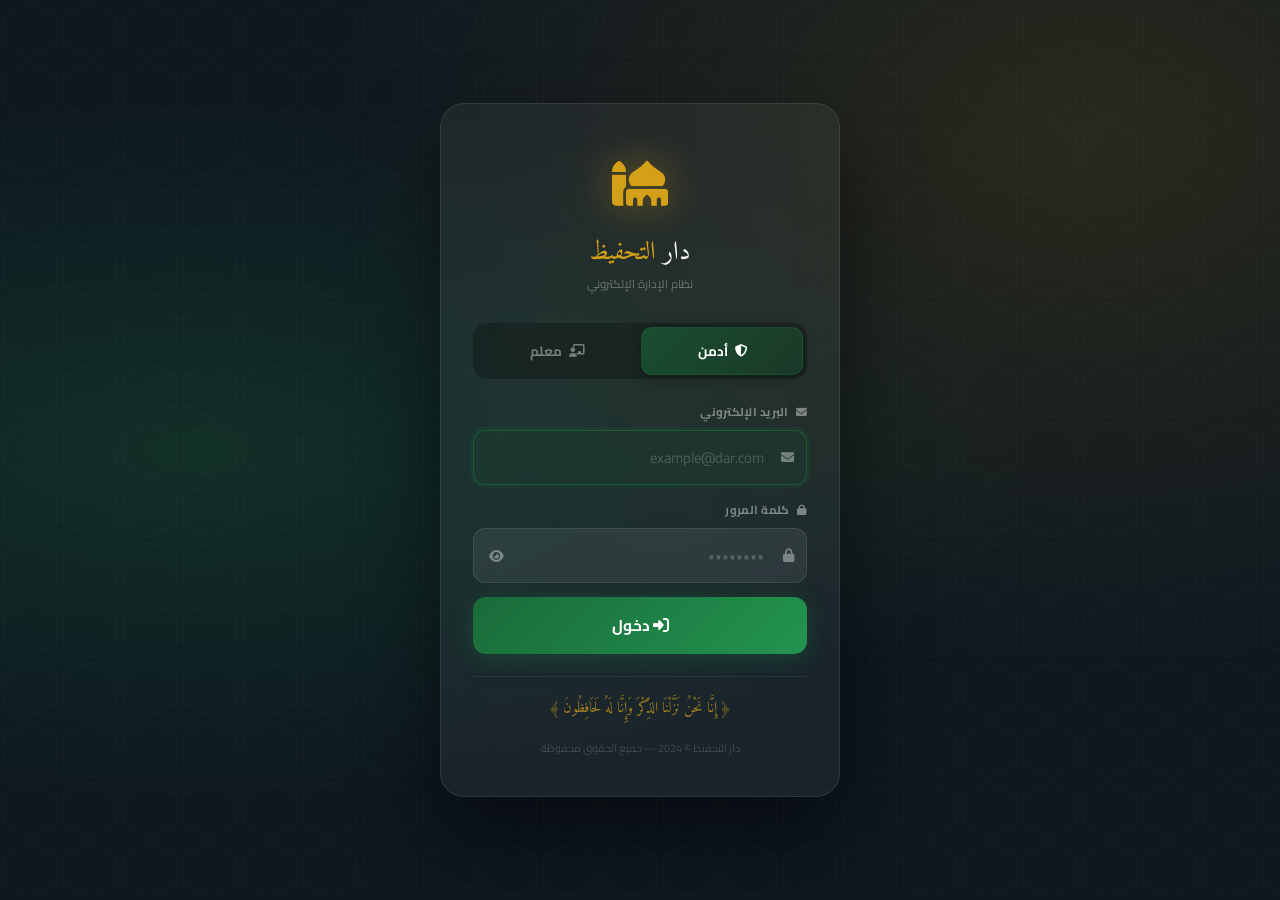
<file: index.html>
<!DOCTYPE html>
<html lang="ar" dir="rtl">

<head>
  <meta charset="UTF-8">
  <meta name="viewport" content="width=device-width, initial-scale=1.0, maximum-scale=1.0">
  <meta name="theme-color" content="#0e1820">
  <meta name="apple-mobile-web-app-capable" content="yes">
  <title>دار التحفيظ — تسجيل الدخول</title>
  <link rel="stylesheet" href="https://cdnjs.cloudflare.com/ajax/libs/font-awesome/6.5.0/css/all.min.css">
  <link
    href="https://fonts.googleapis.com/css2?family=Amiri:wght@400;700&family=Cairo:wght@300;400;600;700;900&display=swap"
    rel="stylesheet">

  <!-- Website Icon -->
  <link rel="icon" type="image/svg" href="images/dar_tahfiz_logo.svg">
  <link rel="shortcut icon" href="images/dar_tahfiz_logo.svg">
  <link rel="apple-touch-icon" href="images/dar_tahfiz_logo.svg">
  <style>
    * {
      box-sizing: border-box;
      margin: 0;
      padding: 0
    }

    html,
    body {
      height: 100%;
      font-family: 'Cairo', sans-serif;
      background: #0e1820;
      color: #fff;
      direction: rtl;
      overflow-x: hidden
    }

    .bg {
      position: fixed;
      inset: 0;
      z-index: 0;
      background: radial-gradient(ellipse at 15% 50%, rgba(26, 107, 58, .28) 0%, transparent 55%), radial-gradient(ellipse at 85% 15%, rgba(181, 130, 10, .16) 0%, transparent 50%), #0e1820
    }

    .bg-grid {
      position: fixed;
      inset: 0;
      z-index: 0;
      opacity: .03;
      background-image: url("data:image/svg+xml,%3Csvg width='60' height='60' viewBox='0 0 60 60' xmlns='http://www.w3.org/2000/svg'%3E%3Cpolygon points='30,3 57,16.5 57,43.5 30,57 3,43.5 3,16.5' fill='none' stroke='white' stroke-width='1'/%3E%3C/svg%3E")
    }

    .floaters {
      position: fixed;
      inset: 0;
      z-index: 0;
      pointer-events: none;
      overflow: hidden
    }

    .fi {
      position: absolute;
      bottom: -60px;
      opacity: 0;
      animation: floatUp linear infinite;
      filter: blur(1px)
    }

    @keyframes floatUp {
      0% {
        transform: translateY(0) rotate(0deg);
        opacity: 0
      }

      10% {
        opacity: .05
      }

      90% {
        opacity: .05
      }

      100% {
        transform: translateY(-110vh) rotate(360deg);
        opacity: 0
      }
    }

    .wrap {
      position: relative;
      z-index: 1;
      min-height: 100vh;
      display: flex;
      align-items: center;
      justify-content: center;
      padding: 20px 16px;
      padding-top: max(20px, env(safe-area-inset-top));
      padding-bottom: max(20px, env(safe-area-inset-bottom))
    }

    .card {
      width: 100%;
      max-width: 400px;
      background: rgba(255, 255, 255, .05);
      backdrop-filter: blur(24px);
      -webkit-backdrop-filter: blur(24px);
      border: 1px solid rgba(255, 255, 255, .09);
      border-radius: 24px;
      padding: 38px 32px;
      box-shadow: 0 40px 80px rgba(0, 0, 0, .5);
      animation: cardIn .5s cubic-bezier(.16, 1, .3, 1) both
    }

    @keyframes cardIn {
      from {
        opacity: 0;
        transform: translateY(24px) scale(.97)
      }

      to {
        opacity: 1;
        transform: none
      }
    }

    .logo {
      text-align: center;
      margin-bottom: 28px
    }

    .logo-icon {
      font-size: 2.8rem;
      display: block;
      margin-bottom: 10px;
      animation: bob 4s ease-in-out infinite;
      filter: drop-shadow(0 0 20px rgba(212, 160, 23, .45))
    }

    @keyframes bob {

      0%,
      100% {
        transform: translateY(0)
      }

      50% {
        transform: translateY(-9px)
      }
    }

    .logo-name {
      font-family: 'Amiri', serif;
      font-size: 1.6rem;
      color: #fff;
      line-height: 1.3;
      margin-bottom: 4px
    }

    .logo-name em {
      color: #d4a017;
      font-style: normal
    }

    .logo-sub {
      font-size: .73rem;
      color: rgba(255, 255, 255, .33)
    }

    .tabs {
      display: flex;
      gap: 4px;
      background: rgba(0, 0, 0, .25);
      border-radius: 14px;
      padding: 4px;
      margin-bottom: 22px
    }

    .tab {
      flex: 1;
      padding: 10px 8px;
      border-radius: 11px;
      font-family: 'Cairo', sans-serif;
      font-size: .84rem;
      font-weight: 700;
      color: rgba(255, 255, 255, .4);
      background: transparent;
      border: none;
      cursor: pointer;
      transition: all .22s;
      display: flex;
      align-items: center;
      justify-content: center;
      gap: 7px;
      -webkit-tap-highlight-color: transparent
    }

    .tab i {
      font-size: .78rem
    }

    .tab.active {
      background: linear-gradient(135deg, rgba(26, 107, 58, .6), rgba(26, 107, 58, .3));
      color: #fff;
      box-shadow: 0 2px 12px rgba(0, 0, 0, .3);
      border: 1px solid rgba(26, 107, 58, .35)
    }

    .field {
      margin-bottom: 14px
    }

    .field label {
      display: flex;
      align-items: center;
      gap: 7px;
      font-size: .73rem;
      font-weight: 700;
      color: rgba(255, 255, 255, .42);
      margin-bottom: 7px;
      letter-spacing: .3px;
      text-transform: uppercase
    }

    .field label i {
      font-size: .68rem
    }

    .fw {
      position: relative
    }

    .input {
      width: 100%;
      padding: 13px 42px 13px 42px;
      background: rgba(255, 255, 255, .07);
      border: 1.5px solid rgba(255, 255, 255, .09);
      border-radius: 12px;
      font-family: 'Cairo', sans-serif;
      font-size: .92rem;
      color: #fff;
      outline: none;
      transition: all .2s;
      -webkit-appearance: none
    }

    .input::placeholder {
      color: rgba(255, 255, 255, .2)
    }

    .input:focus {
      border-color: rgba(26, 107, 58, .7);
      background: rgba(26, 107, 58, .1);
      box-shadow: 0 0 0 3px rgba(26, 107, 58, .15)
    }

    .input.err {
      border-color: rgba(190, 58, 43, .7)
    }

    .fi-ico {
      position: absolute;
      right: 13px;
      top: 50%;
      transform: translateY(-50%);
      opacity: .38;
      font-size: .82rem;
      pointer-events: none
    }

    .eye {
      position: absolute;
      left: 12px;
      top: 50%;
      transform: translateY(-50%);
      background: none;
      border: none;
      cursor: pointer;
      font-size: .82rem;
      opacity: .38;
      color: #fff;
      transition: opacity .18s;
      padding: 4px;
      -webkit-tap-highlight-color: transparent
    }

    .eye:hover {
      opacity: .9
    }

    .err-box {
      background: rgba(190, 58, 43, .12);
      border: 1px solid rgba(190, 58, 43, .25);
      border-radius: 10px;
      padding: 10px 14px;
      font-size: .8rem;
      color: #e87c72;
      margin-bottom: 14px;
      display: none;
      display: flex;
      align-items: center;
      gap: 8px
    }

    .err-box i {
      flex-shrink: 0
    }

    .submit {
      width: 100%;
      padding: 14px;
      background: linear-gradient(135deg, #1a6b3a 0%, #22944f 100%);
      color: #fff;
      border: none;
      border-radius: 13px;
      font-family: 'Cairo', sans-serif;
      font-size: .97rem;
      font-weight: 700;
      cursor: pointer;
      transition: all .22s;
      box-shadow: 0 4px 24px rgba(26, 107, 58, .45);
      display: flex;
      align-items: center;
      justify-content: center;
      gap: 8px;
      -webkit-tap-highlight-color: transparent;
      margin-top: 4px
    }

    .submit:hover:not(:disabled) {
      transform: translateY(-1px);
      box-shadow: 0 6px 28px rgba(26, 107, 58, .55)
    }

    .submit:active {
      transform: scale(.98)
    }

    .submit:disabled {
      opacity: .6;
      cursor: not-allowed;
      transform: none
    }

    .spin {
      width: 18px;
      height: 18px;
      border: 2px solid rgba(255, 255, 255, .3);
      border-top-color: #fff;
      border-radius: 50%;
      animation: rot .7s linear infinite
    }

    @keyframes rot {
      to {
        transform: rotate(360deg)
      }
    }

    .verse {
      text-align: center;
      margin-top: 22px;
      padding-top: 18px;
      border-top: 1px solid rgba(255, 255, 255, .06)
    }

    .verse p {
      font-family: 'Amiri', serif;
      font-size: .93rem;
      color: rgba(212, 160, 23, .72);
      line-height: 1.8
    }

    .foot {
      text-align: center;
      margin-top: 16px;
      font-size: .67rem;
      color: rgba(255, 255, 255, .17)
    }

    @media(max-width:480px) {
      .card {
        padding: 30px 20px;
        border-radius: 20px
      }

      .logo-icon {
        font-size: 2.4rem
      }

      .logo-name {
        font-size: 1.4rem
      }

      .input {
        font-size: 16px;
        padding: 14px 42px
      }
    }

    @media(max-width:360px) {
      .wrap {
        padding: 10px
      }

      .card {
        padding: 26px 16px
      }
    }
  </style>
</head>

<body>
  <div class="bg"></div>
  <div class="bg-grid"></div>
  <div class="floaters">
    <div class="fi" style="left:8%;animation-duration:18s;font-size:1.6rem"><i class="fa-solid fa-mosque"
        style="color:#d4a017"></i></div>
    <div class="fi" style="left:23%;animation-duration:22s;animation-delay:5s;font-size:1rem"><i
        class="fa-solid fa-star-and-crescent" style="color:#1a6b3a"></i></div>
    <div class="fi" style="left:46%;animation-duration:16s;animation-delay:9s;font-size:1.6rem"><i
        class="fa-solid fa-moon" style="color:#b5820a"></i></div>
    <div class="fi" style="left:66%;animation-duration:20s;animation-delay:3s;font-size:1rem"><i
        class="fa-solid fa-star" style="color:#d4a017"></i></div>
    <div class="fi" style="left:83%;animation-duration:24s;animation-delay:7s;font-size:1.6rem"><i
        class="fa-solid fa-mosque" style="color:#1a6b3a"></i></div>
  </div>

  <div class="wrap">
    <div class="card">
      <div class="logo">
        <span class="logo-icon"><i class="fa-solid fa-mosque" style="color:#d4a017"></i></span>
        <div class="logo-name">دار <em>التحفيظ</em></div>
        <div class="logo-sub">نظام الإدارة الإلكتروني</div>
      </div>

      <div class="tabs">
        <button class="tab active" id="tab-admin" onclick="setRole('admin')">
          <i class="fa-solid fa-shield-halved"></i> أدمن
        </button>
        <button class="tab" id="tab-teacher" onclick="setRole('teacher')">
          <i class="fa-solid fa-chalkboard-user"></i> معلم
        </button>
      </div>

      <div class="field">
        <label><i class="fa-solid fa-envelope"></i> البريد الإلكتروني</label>
        <div class="fw">
          <i class="fi-ico fa-solid fa-envelope"></i>
          <input class="input" type="email" id="email" placeholder="example@dar.com" autocomplete="email"
            inputmode="email">
        </div>
      </div>

      <div class="field">
        <label><i class="fa-solid fa-lock"></i> كلمة المرور</label>
        <div class="fw">
          <i class="fi-ico fa-solid fa-lock"></i>
          <input class="input" type="password" id="password" placeholder="••••••••" autocomplete="current-password">
          <button class="eye" onclick="togglePass()" id="eye-btn" type="button">
            <i class="fa-solid fa-eye" id="eye-ico"></i>
          </button>
        </div>
      </div>

      <div class="err-box" id="err-box" style="display:none">
        <i class="fa-solid fa-circle-exclamation"></i>
        <span id="err-msg"></span>
      </div>

      <button class="submit" id="submit-btn" onclick="doLogin()">
        <span id="btn-content"><i class="fa-solid fa-right-to-bracket"></i> دخول</span>
      </button>

      <div class="verse">
        <p>﴿ إِنَّا نَحْنُ نَزَّلْنَا الذِّكْرَ وَإِنَّا لَهُ لَحَافِظُونَ ﴾</p>
      </div>
      <div class="foot">دار التحفيظ © 2024 — جميع الحقوق محفوظة</div>
    </div>
  </div>

  <script src="js/api.js"></script>
  <script src="js/auth.js"></script>
  <script>
    if (Auth.token) window.location.href = 'dashboard.html';

    function setRole(r) {
      document.getElementById('tab-admin').classList.toggle('active', r === 'admin');
      document.getElementById('tab-teacher').classList.toggle('active', r === 'teacher');
      hideErr();
      document.getElementById('email').value = '';
      document.getElementById('password').value = '';
      document.getElementById('email').classList.remove('err');
      document.getElementById('password').classList.remove('err');
      setTimeout(() => document.getElementById('email').focus(), 100);
    }

    function togglePass() {
      const inp = document.getElementById('password');
      const ico = document.getElementById('eye-ico');
      if (inp.type === 'password') { inp.type = 'text'; ico.className = 'fa-solid fa-eye-slash'; }
      else { inp.type = 'password'; ico.className = 'fa-solid fa-eye'; }
    }

    function showErr(msg) {
      const el = document.getElementById('err-box');
      document.getElementById('err-msg').textContent = msg;
      el.style.display = 'flex';
    }
    function hideErr() { document.getElementById('err-box').style.display = 'none'; }

    async function doLogin() {
      const email = document.getElementById('email').value.trim();
      const password = document.getElementById('password').value;
      hideErr();
      document.getElementById('email').classList.remove('err');
      document.getElementById('password').classList.remove('err');

      if (!email) {
        document.getElementById('email').classList.add('err');
        showErr('أدخل البريد الإلكتروني'); return;
      }
      if (!password) {
        document.getElementById('password').classList.add('err');
        showErr('أدخل كلمة المرور'); return;
      }

      const btn = document.getElementById('submit-btn');
      btn.disabled = true;
      btn.innerHTML = '<div class="spin"></div>';

      const res = await Auth.login(email, password);
      if (res.success) {
        btn.innerHTML = '<i class="fa-solid fa-circle-check"></i> جارٍ الدخول...';
        setTimeout(() => window.location.href = 'dashboard.html', 400);
      } else {
        showErr(res.message || 'بيانات غير صحيحة');
        document.getElementById('email').classList.add('err');
        document.getElementById('password').classList.add('err');
        btn.disabled = false;
        btn.innerHTML = '<span id="btn-content"><i class="fa-solid fa-right-to-bracket"></i> دخول</span>';
      }
    }

    document.addEventListener('keydown', e => { if (e.key === 'Enter') doLogin(); });
    if (window.innerWidth > 480) document.getElementById('email').focus();
  </script>
</body>

</html>
</file>
<file: css/style.css>
/* ============================================================
   دار التحفيظ — Global Styles + Mobile Responsive
   ============================================================ */

@import url('https://fonts.googleapis.com/css2?family=Amiri:wght@400;700&family=Cairo:wght@300;400;500;600;700;900&display=swap');

:root {
  --green:       #1a6b3a;
  --green2:      #22944f;
  --green3:      #2db862;
  --green-pale:  #e5f4ec;
  --green-glow:  rgba(26,107,58,.15);
  --gold:        #b5820a;
  --gold2:       #d4a017;
  --gold3:       #f0c040;
  --gold-pale:   #fdf5e0;
  --red:         #be3a2b;
  --red2:        #e05444;
  --red-pale:    #fdecea;
  --blue:        #1a6fa8;
  --blue2:       #2389cc;
  --blue-pale:   #e6f3fb;
  --purple:      #6e3db5;
  --purple-pale: #f0eafd;
  --ink:         #0e1820;
  --ink2:        #1c2b3a;
  --surface:     #f5f3ee;
  --surface2:    #ede9e1;
  --white:       #ffffff;
  --border:      #dfd9d0;
  --border2:     #e8e3da;
  --muted:       #8a7e70;
  --muted2:      #a89e90;
  --sidebar-bg:  #0e1820;
  --sidebar-w:   240px;
  --topbar-h:    60px;
  --content-max: 1280px;
  --r-xs:  4px;
  --r-sm:  8px;
  --r:     12px;
  --r-lg:  16px;
  --r-xl:  24px;
  --shadow-xs: 0 1px 3px rgba(14,24,32,.06);
  --shadow-sm: 0 2px 8px rgba(14,24,32,.08);
  --shadow:    0 4px 16px rgba(14,24,32,.10);
  --shadow-md: 0 8px 32px rgba(14,24,32,.14);
  --shadow-lg: 0 16px 48px rgba(14,24,32,.18);
  --shadow-xl: 0 32px 80px rgba(14,24,32,.25);
  --t-fast: .15s ease;
  --t:      .22s ease;
  --t-slow: .35s cubic-bezier(.16,1,.3,1);
}

*, *::before, *::after { box-sizing: border-box; margin: 0; padding: 0; }
html { scroll-behavior: smooth; -webkit-text-size-adjust: 100%; }
body {
  font-family: 'Cairo', sans-serif;
  background: var(--surface);
  color: var(--ink);
  direction: rtl;
  min-height: 100vh;
  -webkit-font-smoothing: antialiased;
}
button, input, select, textarea { font-family: 'Cairo', sans-serif; }
a { text-decoration: none; color: inherit; }
button { cursor: pointer; border: none; background: none; }
::-webkit-scrollbar { width: 5px; height: 5px; }
::-webkit-scrollbar-thumb { background: var(--border); border-radius: 3px; }

/* ── Loading Bar ── */
#loading-bar {
  position: fixed; top: 0; left: 0; right: 0; height: 3px;
  background: linear-gradient(90deg, var(--green), var(--green3));
  z-index: 9999; display: none;
}
#loading-bar.active { display: block; animation: loadAnim 1.8s ease-in-out infinite; }
@keyframes loadAnim {
  0%    { transform: scaleX(0);  transform-origin: right; }
  50%   { transform: scaleX(.6); transform-origin: right; }
  50.1% { transform: scaleX(.6); transform-origin: left; }
  100%  { transform: scaleX(0);  transform-origin: left; }
}

/* ── Shell ── */
.shell { display: flex; min-height: 100vh; }

/* ── Sidebar ── */
.sidebar {
  width: var(--sidebar-w);
  background: var(--sidebar-bg);
  min-height: 100vh;
  position: fixed; right: 0; top: 0; bottom: 0; z-index: 100;
  display: flex; flex-direction: column;
  transition: width var(--t-slow), transform var(--t-slow);
  overflow: hidden;
  box-shadow: -4px 0 24px rgba(0,0,0,.2);
}
.sb-logo {
  display: flex; align-items: center; gap: 12px;
  padding: 20px 18px; border-bottom: 1px solid rgba(255,255,255,.06); flex-shrink: 0;
}
.sb-logo-icon {
  width: 38px; height: 38px; border-radius: 10px;
  background: linear-gradient(135deg, var(--green), var(--green2));
  display: flex; align-items: center; justify-content: center;
  font-size: .95rem; color: #fff; flex-shrink: 0;
}
.sb-logo-name { font-family: 'Amiri', serif; font-size: 1rem; color: #fff; font-weight: 700; white-space: nowrap; }
.sb-logo-sub  { font-size: .65rem; color: rgba(255,255,255,.3); white-space: nowrap; }
.sb-nav { flex: 1; padding: 12px 10px; overflow-y: auto; overflow-x: hidden; }
.sb-nav::-webkit-scrollbar { width: 0; }
.sb-section {
  font-size: .6rem; font-weight: 700; letter-spacing: 1.5px;
  text-transform: uppercase; color: rgba(255,255,255,.22);
  padding: 12px 10px 6px; white-space: nowrap;
}
.sb-link {
  display: flex; align-items: center; gap: 12px;
  padding: 10px 12px; border-radius: var(--r-sm);
  color: rgba(255,255,255,.5);
  transition: all var(--t); margin-bottom: 2px;
  white-space: nowrap; position: relative;
}
.sb-link:hover { background: rgba(255,255,255,.06); color: rgba(255,255,255,.9); }
.sb-link.active {
  background: linear-gradient(135deg, rgba(26,107,58,.5), rgba(26,107,58,.25));
  color: #fff; border: 1px solid rgba(26,107,58,.3);
}
.sb-link.active::before {
  content: ''; position: absolute; left: 0; top: 20%; bottom: 20%;
  width: 3px; background: var(--green3); border-radius: 0 2px 2px 0;
}
.sb-link i { width: 18px; text-align: center; font-size: .95rem; flex-shrink: 0; }
.sb-link-label { font-size: .87rem; font-weight: 600; }
.sb-footer {
  padding: 14px 16px; border-top: 1px solid rgba(255,255,255,.06);
  display: flex; align-items: center; gap: 10px; flex-shrink: 0;
}
.sb-user-av {
  width: 34px; height: 34px; border-radius: 50%;
  background: linear-gradient(135deg, var(--green), var(--green2));
  color: #fff; display: flex; align-items: center; justify-content: center;
  font-weight: 700; font-size: .78rem; flex-shrink: 0;
}
.sb-user-info { flex: 1; overflow: hidden; }
.sb-user-name { font-size: .8rem; font-weight: 700; color: #fff; white-space: nowrap; overflow: hidden; text-overflow: ellipsis; }
.sb-user-role { font-size: .65rem; color: rgba(255,255,255,.35); }
.sb-logout-btn {
  width: 30px; height: 30px; border-radius: var(--r-sm);
  background: rgba(255,255,255,.06); color: rgba(255,255,255,.4);
  display: flex; align-items: center; justify-content: center;
  font-size: .82rem; transition: all var(--t); flex-shrink: 0;
}
.sb-logout-btn:hover { background: rgba(192,57,43,.3); color: var(--red2); }

/* ── Sidebar Overlay ── */
.sidebar-overlay {
  display: none; position: fixed; inset: 0;
  background: rgba(0,0,0,.5); z-index: 99; backdrop-filter: blur(4px);
}
.sidebar-overlay.open { display: block; }

/* ── Main ── */
.main-content {
  margin-right: var(--sidebar-w);
  flex: 1; display: flex; flex-direction: column;
  min-height: 100vh; transition: margin-right var(--t-slow);
}

/* ── Topbar ── */
.topbar {
  height: var(--topbar-h); background: var(--white);
  border-bottom: 1px solid var(--border2);
  display: flex; align-items: center;
  padding: 0 24px; gap: 12px;
  position: sticky; top: 0; z-index: 80; box-shadow: var(--shadow-xs);
}
.topbar-menu-btn {
  display: none; width: 36px; height: 36px;
  border-radius: var(--r-sm); color: var(--muted);
  font-size: 1rem; align-items: center; justify-content: center;
}
.topbar-brand { font-family: 'Amiri', serif; color: var(--green); font-size: 1.05rem; font-weight: 700; }
.topbar-right { margin-right: auto; display: flex; align-items: center; gap: 8px; }
.topbar-user {
  display: flex; align-items: center; gap: 9px;
  padding: 6px 12px 6px 6px;
  background: var(--surface); border-radius: 40px; cursor: pointer;
}
.topbar-av {
  width: 30px; height: 30px; border-radius: 50%;
  background: linear-gradient(135deg, var(--green), var(--green2));
  color: #fff; display: flex; align-items: center; justify-content: center;
  font-weight: 700; font-size: .72rem;
}
.topbar-name { font-size: .82rem; font-weight: 700; color: var(--ink2); }

/* ── Page Content ── */
.page-content { flex: 1; padding: 24px 28px; max-width: var(--content-max); width: 100%; margin: 0 auto; }

/* ── Page Header ── */
.page-header {
  display: flex; align-items: flex-start; justify-content: space-between;
  margin-bottom: 20px; gap: 12px; flex-wrap: wrap;
}
.page-header-left h1 { font-size: 1.4rem; font-weight: 900; color: var(--ink); display: flex; align-items: center; gap: 10px; }
.page-header-left h1 i { color: var(--green); font-size: 1.2rem; }
.page-header-left p { font-size: .82rem; color: var(--muted); margin-top: 3px; }
.page-header-actions { display: flex; gap: 8px; align-items: center; flex-wrap: wrap; }

/* ── Buttons ── */
.btn {
  display: inline-flex; align-items: center; gap: 7px;
  padding: 9px 18px; border-radius: var(--r-sm);
  font-family: 'Cairo', sans-serif; font-size: .85rem; font-weight: 700;
  transition: all var(--t); white-space: nowrap; -webkit-tap-highlight-color: transparent;
}
.btn i { font-size: .82rem; }
.btn-primary { background: var(--green); color: #fff; box-shadow: 0 3px 12px rgba(26,107,58,.25); }
.btn-primary:hover { background: var(--green2); transform: translateY(-1px); }
.btn-primary:active { transform: none; }
.btn-outline { background: var(--white); border: 1.5px solid var(--border); color: var(--ink2); }
.btn-outline:hover { border-color: var(--green); color: var(--green); }
.btn-ghost { background: transparent; color: var(--muted); }
.btn-ghost:hover { background: var(--surface); color: var(--ink2); }
.btn-gold { background: var(--gold2); color: #fff; }
.btn-gold:hover { background: var(--gold); }
.btn-danger { background: var(--red); color: #fff; }
.btn-danger:hover { background: var(--red2); }
.btn-sm { padding: 6px 13px; font-size: .77rem; border-radius: 7px; }
.btn-icon { width: 34px; height: 34px; padding: 0; justify-content: center; border-radius: var(--r-sm); }
.btn:disabled { opacity: .55; cursor: not-allowed; transform: none !important; }

/* ── Stats ── */
.stats-grid { display: grid; grid-template-columns: repeat(4,1fr); gap: 14px; margin-bottom: 20px; }
.stat-card {
  background: var(--white); border: 1px solid var(--border2); border-radius: var(--r-lg);
  padding: 18px 20px; display: flex; align-items: center; gap: 16px;
  box-shadow: var(--shadow-sm); transition: transform var(--t), box-shadow var(--t);
  position: relative; overflow: hidden;
}
.stat-card::after { content: ''; position: absolute; bottom: -10px; left: -10px; width: 60px; height: 60px; border-radius: 50%; opacity: .07; }
.stat-card.s-green::after { background: var(--green); }
.stat-card.s-gold::after  { background: var(--gold2); }
.stat-card.s-red::after   { background: var(--red); }
.stat-card.s-blue::after  { background: var(--blue); }
.stat-card:hover { transform: translateY(-2px); box-shadow: var(--shadow-md); }
.stat-icon { width: 46px; height: 46px; border-radius: 12px; display: flex; align-items: center; justify-content: center; font-size: 1.1rem; flex-shrink: 0; }
.si-green  { background: var(--green-pale);  color: var(--green); }
.si-gold   { background: var(--gold-pale);   color: var(--gold2); }
.si-red    { background: var(--red-pale);    color: var(--red); }
.si-blue   { background: var(--blue-pale);   color: var(--blue); }
.si-purple { background: var(--purple-pale); color: var(--purple); }
.stat-val   { font-size: 1.6rem; font-weight: 900; color: var(--ink); line-height: 1; }
.stat-label { font-size: .72rem; color: var(--muted); margin-top: 3px; font-weight: 600; }
.stat-sub   { font-size: .68rem; color: var(--muted2); margin-top: 1px; }

/* ── Badges ── */
.badge { display: inline-flex; align-items: center; gap: 5px; padding: 4px 10px; border-radius: 20px; font-size: .71rem; font-weight: 700; white-space: nowrap; }
.badge i { font-size: .65rem; }
.badge-green  { background: var(--green-pale);  color: var(--green); }
.badge-gold   { background: var(--gold-pale);   color: var(--gold); }
.badge-red    { background: var(--red-pale);    color: var(--red); }
.badge-blue   { background: var(--blue-pale);   color: var(--blue); }
.badge-purple { background: var(--purple-pale); color: var(--purple); }
.badge-gray   { background: var(--surface2);    color: var(--muted); }

/* ── Card ── */
.card { background: var(--white); border: 1px solid var(--border2); border-radius: var(--r-lg); box-shadow: var(--shadow-sm); overflow: hidden; margin-bottom: 18px; }
.card-header { padding: 14px 20px; border-bottom: 1px solid var(--border2); display: flex; align-items: center; justify-content: space-between; background: var(--surface); gap: 12px; }
.card-title { font-weight: 700; font-size: .95rem; color: var(--ink); display: flex; align-items: center; gap: 8px; }
.card-title i { color: var(--green); }
.card-body { padding: 20px; }

/* ── Toolbar ── */
.toolbar { background: var(--white); border: 1px solid var(--border2); border-radius: var(--r-lg); padding: 12px 16px; display: flex; align-items: center; gap: 10px; margin-bottom: 16px; flex-wrap: wrap; }
.search-box { display: flex; align-items: center; gap: 8px; background: var(--surface); border: 1.5px solid var(--border2); border-radius: var(--r-sm); padding: 8px 13px; flex: 1; min-width: 180px; }
.search-box:focus-within { border-color: var(--green); background: #fff; }
.search-box i { color: var(--muted2); font-size: .85rem; flex-shrink: 0; }
.search-box input { background: transparent; border: none; outline: none; font-family: 'Cairo', sans-serif; font-size: .87rem; color: var(--ink); width: 100%; }
.filter-sel { padding: 8px 12px; border: 1.5px solid var(--border2); border-radius: var(--r-sm); background: var(--surface); font-family: 'Cairo', sans-serif; font-size: .82rem; font-weight: 600; color: var(--ink2); outline: none; cursor: pointer; }
.filter-sel:focus { border-color: var(--green); }

/* ── Table ── */
.table-wrap { overflow-x: auto; -webkit-overflow-scrolling: touch; }
table { width: 100%; border-collapse: collapse; font-size: .875rem; }
thead th { background: var(--surface); color: var(--muted); font-size: .68rem; font-weight: 700; letter-spacing: .7px; text-transform: uppercase; padding: 11px 16px; text-align: right; border-bottom: 1px solid var(--border2); white-space: nowrap; }
td { padding: 12px 16px; border-bottom: 1px solid #f0ece4; color: var(--ink2); vertical-align: middle; }
tbody tr:last-child td { border-bottom: none; }
tbody tr { transition: background var(--t-fast); }
tbody tr:hover td { background: #faf8f4; }
.row-actions { display: flex; gap: 5px; opacity: 0; transition: opacity var(--t-fast); }
tbody tr:hover .row-actions { opacity: 1; }

/* ── Avatar ── */
.av { width: 36px; height: 36px; border-radius: 50%; display: flex; align-items: center; justify-content: center; font-weight: 700; font-size: .78rem; flex-shrink: 0; }
.av-green  { background: var(--green-pale);  color: var(--green); }
.av-gold   { background: var(--gold-pale);   color: var(--gold); }
.av-blue   { background: var(--blue-pale);   color: var(--blue); }
.av-purple { background: var(--purple-pale); color: var(--purple); }
.av-lg { width: 46px; height: 46px; font-size: .9rem; }

/* ── Progress ── */
.progress-wrap { display: flex; align-items: center; gap: 8px; }
.progress-bar  { height: 5px; flex: 1; background: var(--surface2); border-radius: 3px; overflow: hidden; min-width: 50px; }
.progress-fill { height: 100%; border-radius: 3px; transition: width .4s ease; }

/* ── Form ── */
.form-group { margin-bottom: 16px; }
.form-group label { display: flex; align-items: center; gap: 6px; font-size: .77rem; font-weight: 700; color: var(--ink2); margin-bottom: 7px; }
.form-group label i { color: var(--muted2); font-size: .72rem; }
.req { color: var(--red); margin-right: 2px; }
.form-control { width: 100%; padding: 10px 14px; background: var(--surface); border: 1.5px solid var(--border2); border-radius: var(--r-sm); font-family: 'Cairo', sans-serif; font-size: .88rem; color: var(--ink); outline: none; transition: border var(--t), box-shadow var(--t); -webkit-appearance: none; }
.form-control:focus { border-color: var(--green); background: #fff; box-shadow: 0 0 0 3px var(--green-glow); }
.form-control.is-invalid { border-color: var(--red); }
.form-row { display: grid; grid-template-columns: 1fr 1fr; gap: 14px; }
.section-divider { font-size: .7rem; font-weight: 700; color: var(--muted); text-transform: uppercase; letter-spacing: .8px; margin: 20px 0 12px; padding-bottom: 8px; border-bottom: 1px solid var(--border2); display: flex; align-items: center; gap: 8px; }
.section-divider i { color: var(--green); }

/* ── Drawer ── */
.drawer-overlay { position: fixed; inset: 0; background: rgba(14,24,32,.4); z-index: 200; opacity: 0; pointer-events: none; transition: opacity .25s; backdrop-filter: blur(4px); }
.drawer-overlay.open { opacity: 1; pointer-events: all; }
.drawer { position: fixed; top: 0; left: -520px; bottom: 0; width: 480px; max-width: 95vw; background: var(--white); box-shadow: var(--shadow-xl); z-index: 201; display: flex; flex-direction: column; transition: left var(--t-slow); }
.drawer.open { left: 0; }
.drawer-head { padding: 18px 22px 16px; border-bottom: 1px solid var(--border2); display: flex; align-items: center; justify-content: space-between; flex-shrink: 0; background: var(--surface); }
.drawer-head h2 { font-size: 1rem; font-weight: 800; color: var(--ink); display: flex; align-items: center; gap: 8px; }
.drawer-head h2 i { color: var(--green); }
.drawer-body { flex: 1; overflow-y: auto; padding: 22px; }
.drawer-foot { padding: 14px 22px; border-top: 1px solid var(--border2); display: flex; gap: 10px; justify-content: flex-end; background: var(--surface); flex-shrink: 0; }
.drawer-close { width: 32px; height: 32px; border-radius: 50%; background: var(--surface2); display: flex; align-items: center; justify-content: center; color: var(--muted); transition: all var(--t); font-size: .85rem; }
.drawer-close:hover { background: var(--red-pale); color: var(--red); }

/* ── Modal ── */
.modal-overlay { position: fixed; inset: 0; background: rgba(14,24,32,.5); z-index: 300; display: none; align-items: center; justify-content: center; backdrop-filter: blur(6px); }
.modal-overlay.open { display: flex; }
.modal-box { background: var(--white); border-radius: var(--r-xl); padding: 32px; max-width: 400px; width: 90%; box-shadow: var(--shadow-xl); animation: popIn .25s cubic-bezier(.16,1,.3,1); text-align: center; }
@keyframes popIn { from { transform: scale(.85) translateY(20px); opacity: 0; } to { transform: none; opacity: 1; } }
.modal-icon    { font-size: 2.8rem; margin-bottom: 12px; }
.modal-title   { font-size: 1.05rem; font-weight: 800; color: var(--ink); margin-bottom: 8px; }
.modal-msg     { font-size: .83rem; color: var(--muted); margin-bottom: 24px; line-height: 1.6; }
.modal-actions { display: flex; gap: 10px; justify-content: center; }

/* ── Toast ── */
.toast-wrap { position: fixed; bottom: 24px; right: 24px; z-index: 9999; display: flex; flex-direction: column; gap: 8px; pointer-events: none; max-width: 320px; }
.toast { background: var(--ink); color: #fff; padding: 12px 18px; border-radius: var(--r); font-size: .82rem; font-weight: 600; display: flex; align-items: center; gap: 10px; box-shadow: var(--shadow-md); animation: toastIn .3s cubic-bezier(.16,1,.3,1); pointer-events: all; }
.toast.success { border-right: 3px solid var(--green3); }
.toast.error   { border-right: 3px solid var(--red2); }
.toast.info    { border-right: 3px solid var(--blue2); }
.toast.warning { border-right: 3px solid var(--gold3); }
@keyframes toastIn { from { transform: translateX(40px); opacity: 0; } to { transform: none; opacity: 1; } }

/* ── Spinner ── */
.spinner { width: 18px; height: 18px; border: 2px solid rgba(255,255,255,.3); border-top-color: #fff; border-radius: 50%; animation: spin .7s linear infinite; display: inline-block; }
.spinner-green { border-color: var(--green-pale); border-top-color: var(--green); }
@keyframes spin { to { transform: rotate(360deg); } }

/* ── Skeleton ── */
.skeleton { background: linear-gradient(90deg, var(--surface2) 25%, var(--border2) 50%, var(--surface2) 75%); background-size: 200% 100%; animation: shimmer 1.5s infinite; border-radius: var(--r); }
@keyframes shimmer { 0%{background-position:200% 0} 100%{background-position:-200% 0} }

/* ── Empty State ── */
.empty-state { text-align: center; padding: 50px 20px; color: var(--muted); }
.empty-state i  { font-size: 2.5rem; margin-bottom: 12px; opacity: .35; display: block; color: var(--muted2); }
.empty-state h3 { font-size: .97rem; font-weight: 700; color: var(--ink2); margin-bottom: 6px; }
.empty-state p  { font-size: .82rem; max-width: 260px; margin: 0 auto 20px; line-height: 1.6; }

/* ── Tabs ── */
.tabs { display: flex; border-bottom: 1.5px solid var(--border2); margin-bottom: 18px; overflow-x: auto; -webkit-overflow-scrolling: touch; }
.tabs::-webkit-scrollbar { height: 0; }
.tab-btn { padding: 10px 18px; font-family: 'Cairo', sans-serif; font-size: .84rem; font-weight: 700; color: var(--muted); border-bottom: 2.5px solid transparent; margin-bottom: -1.5px; transition: all var(--t); background: none; display: flex; align-items: center; gap: 7px; white-space: nowrap; flex-shrink: 0; }
.tab-btn:hover  { color: var(--green); }
.tab-btn.active { color: var(--green); border-bottom-color: var(--green); }
.tab-count { background: var(--red-pale); color: var(--red); font-size: .62rem; font-weight: 700; padding: 1px 6px; border-radius: 10px; }

/* ── Pagination ── */
.pagination { display: flex; align-items: center; justify-content: space-between; padding: 13px 18px; border-top: 1px solid var(--border2); background: var(--surface); font-size: .78rem; color: var(--muted); flex-wrap: wrap; gap: 8px; }
.pag-btns { display: flex; gap: 4px; }
.pag-btn { width: 30px; height: 30px; border-radius: 7px; background: transparent; border: 1px solid var(--border2); font-size: .78rem; color: var(--muted); cursor: pointer; display: flex; align-items: center; justify-content: center; transition: all var(--t); }
.pag-btn:hover  { border-color: var(--green); color: var(--green); }
.pag-btn.active { background: var(--green); color: #fff; border-color: var(--green); }
.pag-btn:disabled { opacity: .35; cursor: not-allowed; }

/* ── Animations ── */
@keyframes fadeUp { from { opacity: 0; transform: translateY(12px); } to { opacity: 1; transform: none; } }
.fade-up { animation: fadeUp .28s ease both; }
@keyframes fadeIn { from { opacity: 0; } to { opacity: 1; } }
.fade-in { animation: fadeIn .2s ease both; }

/* ── Utility ── */
.text-green { color: var(--green); }
.text-red   { color: var(--red); }
.text-gold  { color: var(--gold2); }
.text-muted { color: var(--muted); }
.fw-bold    { font-weight: 700; }
.fw-black   { font-weight: 900; }
.w-100      { width: 100%; }
.hide-mobile { }
.show-mobile { display: none !important; }
.admin-only  { }

/* ============================================================
   RESPONSIVE
   ============================================================ */

/* Tablet */
@media (max-width: 1024px) {
  :root { --sidebar-w: 64px; }
  .sb-logo-text, .sb-link-label, .sb-section, .sb-user-info { display: none; }
  .sb-link { justify-content: center; padding: 12px; }
  .sb-footer { justify-content: center; }
  .sb-logout-btn { display: none; }
  .page-content { padding: 20px; }
}

/* Mobile */
@media (max-width: 768px) {
  :root { --sidebar-w: 0px; }
  .sidebar { transform: translateX(100%); width: 260px !important; }
  .sidebar.open { transform: translateX(0); }
  .sb-logo-text, .sb-link-label, .sb-section, .sb-user-info { display: block !important; }
  .sb-link { justify-content: flex-start; padding: 10px 12px; }
  .sb-footer { justify-content: flex-start; }
  .sb-logout-btn { display: flex !important; }
  .main-content { margin-right: 0 !important; }
  .topbar-menu-btn { display: flex !important; }
  .topbar { padding: 0 14px; }
  .topbar-name { display: none; }
  .page-content { padding: 12px 14px; }
  .page-header { flex-direction: column; gap: 10px; margin-bottom: 14px; }
  .page-header-left h1 { font-size: 1.15rem; }
  .page-header-actions { width: 100%; }
  .page-header-actions .btn { flex: 1; justify-content: center; font-size: .8rem; padding: 9px 8px; }
  .stats-grid { grid-template-columns: 1fr 1fr; gap: 10px; margin-bottom: 14px; }
  .stat-card { padding: 12px 13px; gap: 10px; }
  .stat-icon { width: 38px; height: 38px; font-size: .9rem; }
  .stat-val  { font-size: 1.25rem; }
  .stat-label { font-size: .63rem; }
  .toolbar { flex-direction: column; gap: 8px; padding: 10px 12px; }
  .search-box { width: 100%; min-width: unset; }
  .filter-sel { width: 100%; }
  .card-header { padding: 11px 14px; flex-wrap: wrap; gap: 8px; }
  .card-title { font-size: .88rem; }
  .card-body { padding: 14px; }
  table { font-size: .79rem; }
  thead th { padding: 8px 10px; font-size: .61rem; }
  td { padding: 9px 10px; }
  .row-actions { opacity: 1 !important; }
  .btn-icon { width: 30px; height: 30px; }
  .form-row { grid-template-columns: 1fr !important; }
  .drawer { width: 100% !important; left: -100% !important; border-radius: 0; }
  .drawer.open { left: 0 !important; }
  .drawer-body { padding: 16px; }
  .drawer-head { padding: 14px 16px; }
  .drawer-foot { padding: 12px 16px; }
  .hide-mobile { display: none !important; }
  .show-mobile { display: block !important; }
}

/* Small Mobile */
@media (max-width: 480px) {
  .badge { font-size: .66rem; padding: 3px 8px; }
  .av { width: 30px; height: 30px; font-size: .7rem; }
  .progress-bar { min-width: 40px; }
  .toast-wrap { right: 10px; left: 10px; max-width: 100%; }
  .modal-box { padding: 24px 16px; }
}

/* iOS Safe Area */
@supports (padding: env(safe-area-inset-top)) {
  .topbar {
    padding-top: env(safe-area-inset-top);
    height: calc(var(--topbar-h) + env(safe-area-inset-top));
  }
  .page-content {
    padding-bottom: calc(14px + env(safe-area-inset-bottom));
  }
}

/* Touch Devices */
@media (hover: none) {
  .btn:hover       { transform: none !important; }
  .stat-card:hover { transform: none !important; box-shadow: var(--shadow-sm) !important; }
  .btn     { min-height: 44px; }
  .btn-sm  { min-height: 38px; }
  .tab-btn { min-height: 44px; }
  .pag-btn { width: 36px; height: 36px; }
  .row-actions { opacity: 1 !important; }
}

/* Prevent iOS zoom on inputs */
@media (max-width: 768px) {
  input, select, textarea { font-size: 16px !important; }
}

/* ── Toolbar Compact Mobile ── */
@media (max-width: 768px) {
  .toolbar {
    flex-direction: column !important;
    gap: 8px !important;
  }
  .toolbar .search-box {
    width: 100% !important;
    min-width: unset !important;
  }
  .toolbar-filters {
    display: grid;
    grid-template-columns: 1fr 1fr;
    gap: 8px;
    width: 100%;
  }
  .toolbar-filters .filter-sel {
    width: 100%;
    font-size: .82rem;
    padding: 9px 10px;
  }
  /* Page header compact */
  .page-header {
    flex-direction: column !important;
    gap: 8px !important;
  }
  .page-header-actions {
    display: grid !important;
    grid-template-columns: 1fr 1fr !important;
    width: 100%;
    gap: 8px;
  }
  .page-header-actions .btn {
    justify-content: center;
    font-size: .8rem !important;
    padding: 9px 8px !important;
  }
}

.eval-popup {
  position: fixed; inset: 0;
  background: rgba(14,24,32,.5);
  z-index: 500; display: none;
  align-items: center; justify-content: center;
  backdrop-filter: blur(6px);
}
.eval-popup.open { display: flex; }
.eval-box {
  background: #fff; border-radius: 20px;
  padding: 28px; width: 90%; max-width: 380px;
  box-shadow: 0 32px 80px rgba(0,0,0,.3);
  animation: popIn .25s cubic-bezier(.16,1,.3,1);
}
.stars { display:flex; gap:6px; flex-direction: row-reverse; }
.star {
  font-size: 1.8rem; cursor: pointer;
  color: #ddd; transition: color .15s;
}
.star.active, .star:hover ~ .star { color: #f0c040; }
.stars:hover .star { color: #f0c040; }
.stars .star:hover ~ .star { color: #ddd; }

/* ── Fix Mobile Edge Padding ── */
@media (max-width: 768px) {
  .shell {
    overflow-x: hidden;
    width: 100%;
  }
  .main-content {
    width: 100% !important;
    margin-right: 0 !important;
    overflow-x: hidden;
  }
  .page-content {
    padding: 12px 12px !important;
    width: 100%;
    overflow-x: hidden;
  }
  .topbar {
    width: 100%;
    padding: 0 12px !important;
  }
  body {
    overflow-x: hidden;
    width: 100%;
  }
  /* Fix card overflow */
  .card, .toolbar, .stats-grid {
    width: 100%;
    max-width: 100%;
  }
  /* Fix table overflow */
  .table-wrap {
    width: 100%;
    max-width: 100%;
  }
}
</file>
